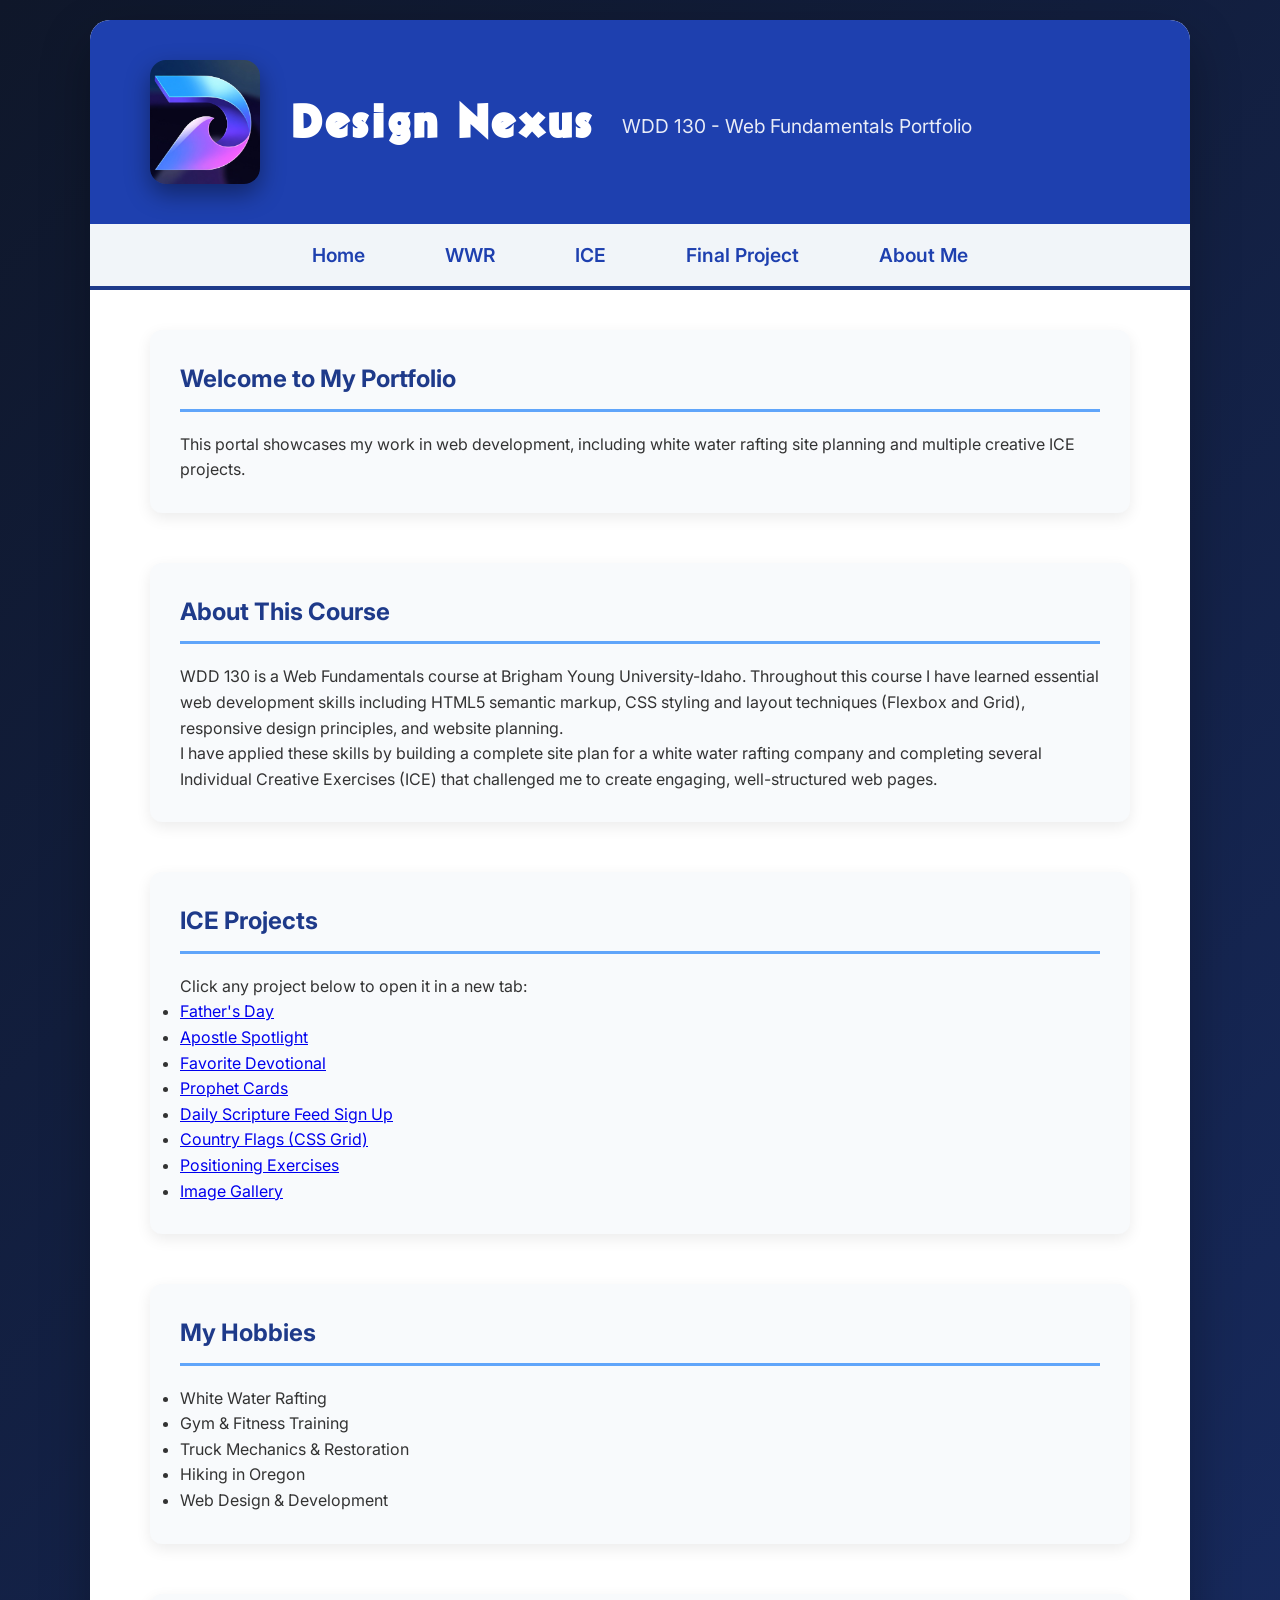
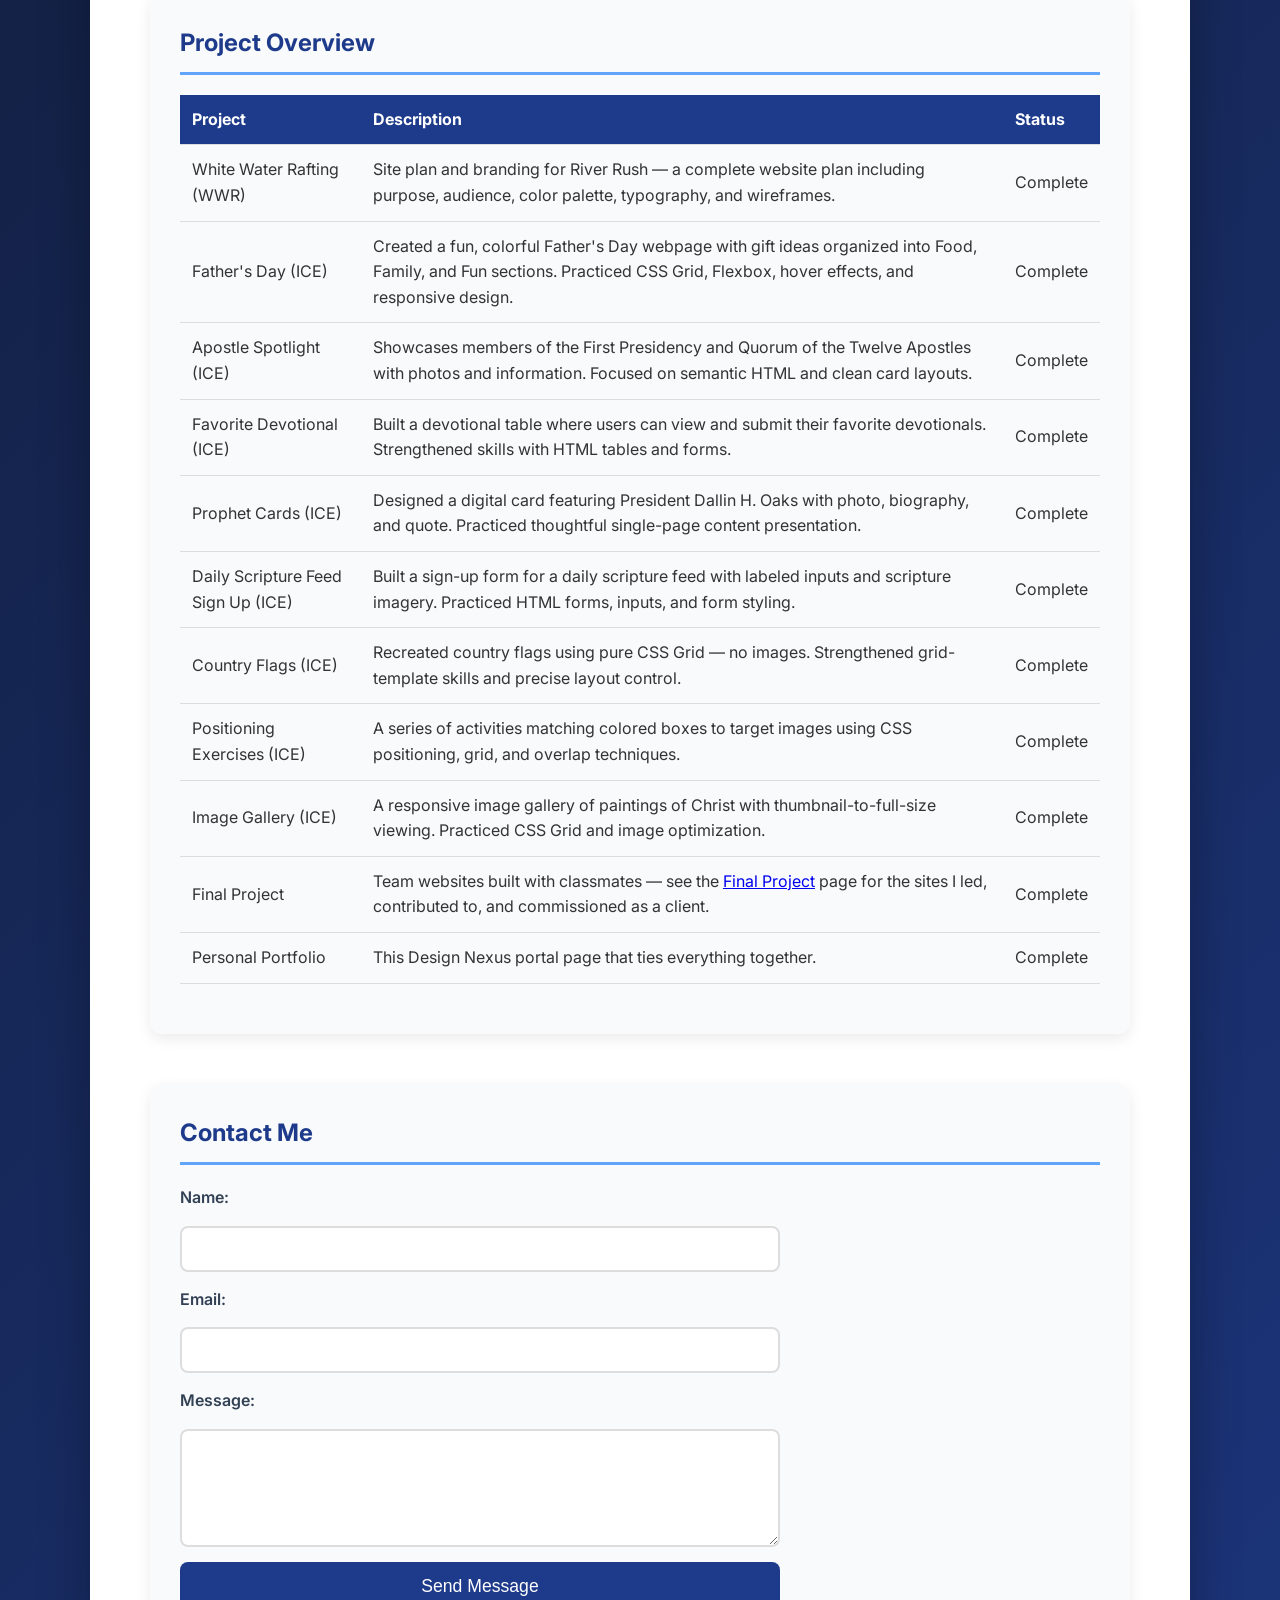
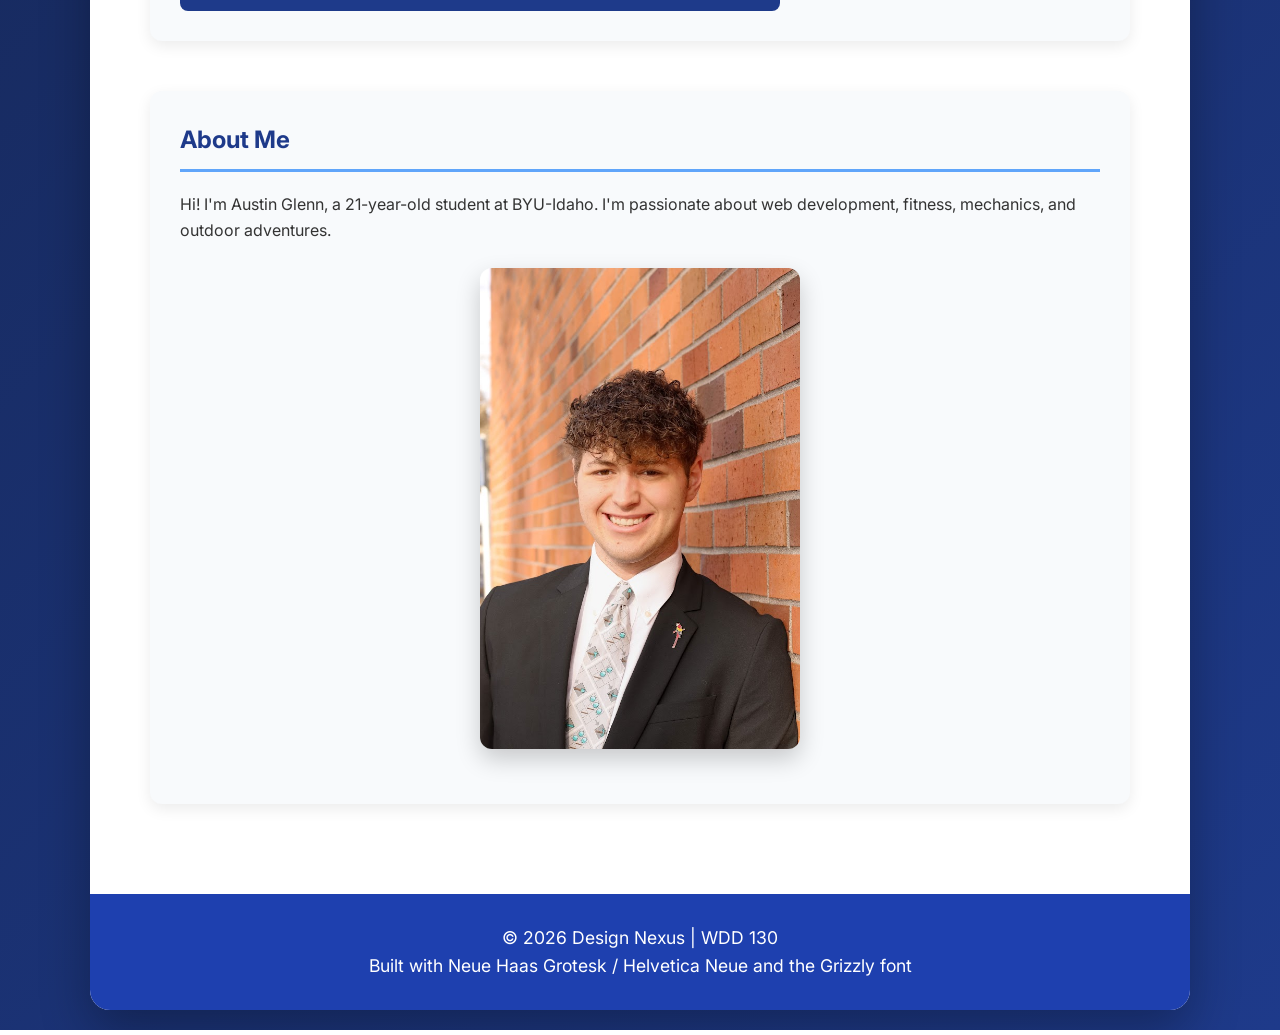
<file: index.html>
<!DOCTYPE html>
<html lang="en">
<head>
    <meta charset="UTF-8">
    <meta name="viewport" content="width=device-width, initial-scale=1.0">
    <title>Design Nexus | WDD 130 Portal</title>
    <link rel="stylesheet" href="styles.css">
    <link href="https://fonts.googleapis.com/css2?family=Inter:wght@400;500;600&display=swap" rel="stylesheet">
</head>
<body>
    <div class="container">
        <header>
            <div class="top-bar">
                <img src="images/logo.png" alt="Design Nexus Logo" class="logo">
                <h1>Design Nexus</h1>
                <p class="subtitle">WDD 130 - Web Fundamentals Portfolio</p>
            </div>
        </header>

        <nav>
            <ul>
                <li><a href="index.html">Home</a></li>
                <li><a href="wwr/site-plan-rafting.html">WWR</a></li>
                <li><a href="#ice">ICE</a></li>
                <li><a href="final-project.html">Final Project</a></li>
                <li><a href="#about">About Me</a></li>
            </ul>
        </nav>

        <main>
            <section id="welcome">
                <h2>Welcome to My Portfolio</h2>
                <p>This portal showcases my work in web development, including white water rafting site planning and multiple creative ICE projects.</p>
            </section>

            <section>
                <h2>About This Course</h2>
                <p>WDD 130 is a Web Fundamentals course at Brigham Young University-Idaho. Throughout this course I have learned essential web development skills including HTML5 semantic markup, CSS styling and layout techniques (Flexbox and Grid), responsive design principles, and website planning.</p>
                <p>I have applied these skills by building a complete site plan for a white water rafting company and completing several Individual Creative Exercises (ICE) that challenged me to create engaging, well-structured web pages.</p>
            </section>

            <section id="ice">
                <h2>ICE Projects</h2>
                <p>Click any project below to open it in a new tab:</p>
                <ul>
                    <li><a href="ice/fathersday/index.html" target="_blank">Father's Day</a></li>
                    <li><a href="ice/apostle_spotlight/apostles.html" target="_blank">Apostle Spotlight</a></li>
                    <li><a href="ice/favorite_devo/favdevo.html" target="_blank">Favorite Devotional</a></li>
                    <li><a href="ice/prophet_cards/oaks.html" target="_blank">Prophet Cards</a></li>
                    <li><a href="ice/signup/signup.html" target="_blank">Daily Scripture Feed Sign Up</a></li>
                    <li><a href="ice/grid_flags/flags.html" target="_blank">Country Flags (CSS Grid)</a></li>
                    <li><a href="ice/positioning/positioning.html" target="_blank">Positioning Exercises</a></li>
                    <li><a href="ice/gallery/gallery.html" target="_blank">Image Gallery</a></li>
                </ul>
            </section>

            <section>
                <h2>My Hobbies</h2>
                <ul>
                    <li>White Water Rafting</li>
                    <li>Gym & Fitness Training</li>
                    <li>Truck Mechanics & Restoration</li>
                    <li>Hiking in Oregon</li>
                    <li>Web Design & Development</li>
                </ul>
            </section>

            <section>
                <h2>Project Overview</h2>
                <table>
                    <thead>
                        <tr>
                            <th>Project</th>
                            <th>Description</th>
                            <th>Status</th>
                        </tr>
                    </thead>
                    <tbody>
                        <tr>
                            <td>White Water Rafting (WWR)</td>
                            <td>Site plan and branding for River Rush — a complete website plan including purpose, audience, color palette, typography, and wireframes.</td>
                            <td>Complete</td>
                        </tr>
                        <tr>
                            <td>Father's Day (ICE)</td>
                            <td>Created a fun, colorful Father's Day webpage with gift ideas organized into Food, Family, and Fun sections. Practiced CSS Grid, Flexbox, hover effects, and responsive design.</td>
                            <td>Complete</td>
                        </tr>
                        <tr>
                            <td>Apostle Spotlight (ICE)</td>
                            <td>Showcases members of the First Presidency and Quorum of the Twelve Apostles with photos and information. Focused on semantic HTML and clean card layouts.</td>
                            <td>Complete</td>
                        </tr>
                        <tr>
                            <td>Favorite Devotional (ICE)</td>
                            <td>Built a devotional table where users can view and submit their favorite devotionals. Strengthened skills with HTML tables and forms.</td>
                            <td>Complete</td>
                        </tr>
                        <tr>
                            <td>Prophet Cards (ICE)</td>
                            <td>Designed a digital card featuring President Dallin H. Oaks with photo, biography, and quote. Practiced thoughtful single-page content presentation.</td>
                            <td>Complete</td>
                        </tr>
                        <tr>
                            <td>Daily Scripture Feed Sign Up (ICE)</td>
                            <td>Built a sign-up form for a daily scripture feed with labeled inputs and scripture imagery. Practiced HTML forms, inputs, and form styling.</td>
                            <td>Complete</td>
                        </tr>
                        <tr>
                            <td>Country Flags (ICE)</td>
                            <td>Recreated country flags using pure CSS Grid — no images. Strengthened grid-template skills and precise layout control.</td>
                            <td>Complete</td>
                        </tr>
                        <tr>
                            <td>Positioning Exercises (ICE)</td>
                            <td>A series of activities matching colored boxes to target images using CSS positioning, grid, and overlap techniques.</td>
                            <td>Complete</td>
                        </tr>
                        <tr>
                            <td>Image Gallery (ICE)</td>
                            <td>A responsive image gallery of paintings of Christ with thumbnail-to-full-size viewing. Practiced CSS Grid and image optimization.</td>
                            <td>Complete</td>
                        </tr>
                        <tr>
                            <td>Final Project</td>
                            <td>Team websites built with classmates — see the <a href="final-project.html">Final Project</a> page for the sites I led, contributed to, and commissioned as a client.</td>
                            <td>Complete</td>
                        </tr>
                        <tr>
                            <td>Personal Portfolio</td>
                            <td>This Design Nexus portal page that ties everything together.</td>
                            <td>Complete</td>
                        </tr>
                    </tbody>
                </table>
            </section>

            <section>
                <h2>Contact Me</h2>
                <form>
                    <label for="name">Name:</label>
                    <input type="text" id="name" name="name" required>
                    
                    <label for="email">Email:</label>
                    <input type="email" id="email" name="email" required>
                    
                    <label for="message">Message:</label>
                    <textarea id="message" name="message" rows="5" required></textarea>
                    
                    <button type="submit">Send Message</button>
                </form>
            </section>

            <section id="about">
                <h2>About Me</h2>
                <p>Hi! I'm Austin Glenn, a 21-year-old student at BYU-Idaho. I'm passionate about web development, fitness, mechanics, and outdoor adventures.</p>
                <img src="images/me.jpg" alt="Austin Glenn" style="max-width: 320px; margin: 25px auto; display: block; border-radius: 12px; box-shadow: 0 10px 25px rgba(0,0,0,0.2);">
            </section>
        </main>

        <footer>
            <p>&copy; 2026 Design Nexus | WDD 130</p>
            <p>Built with Neue Haas Grotesk / Helvetica Neue and the Grizzly font</p>
        </footer>
    </div>
</body>
</html>
</file>
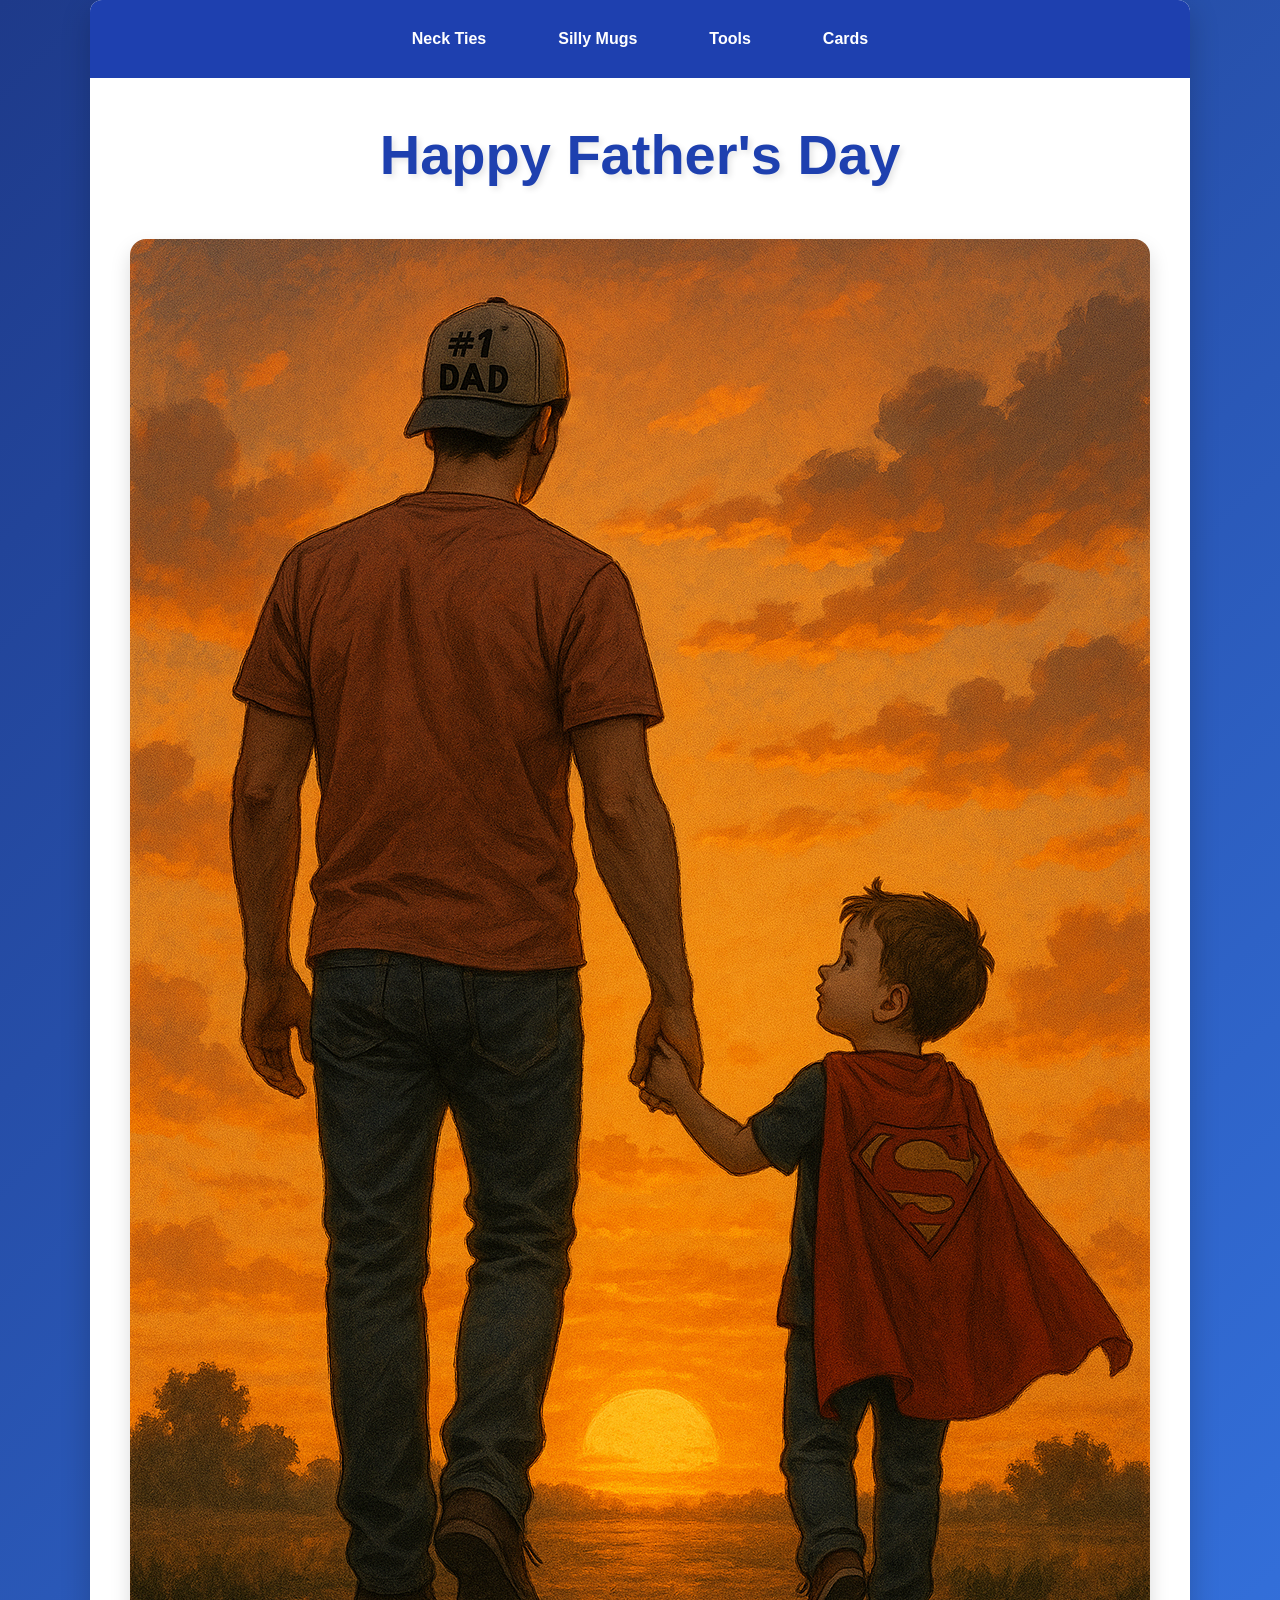
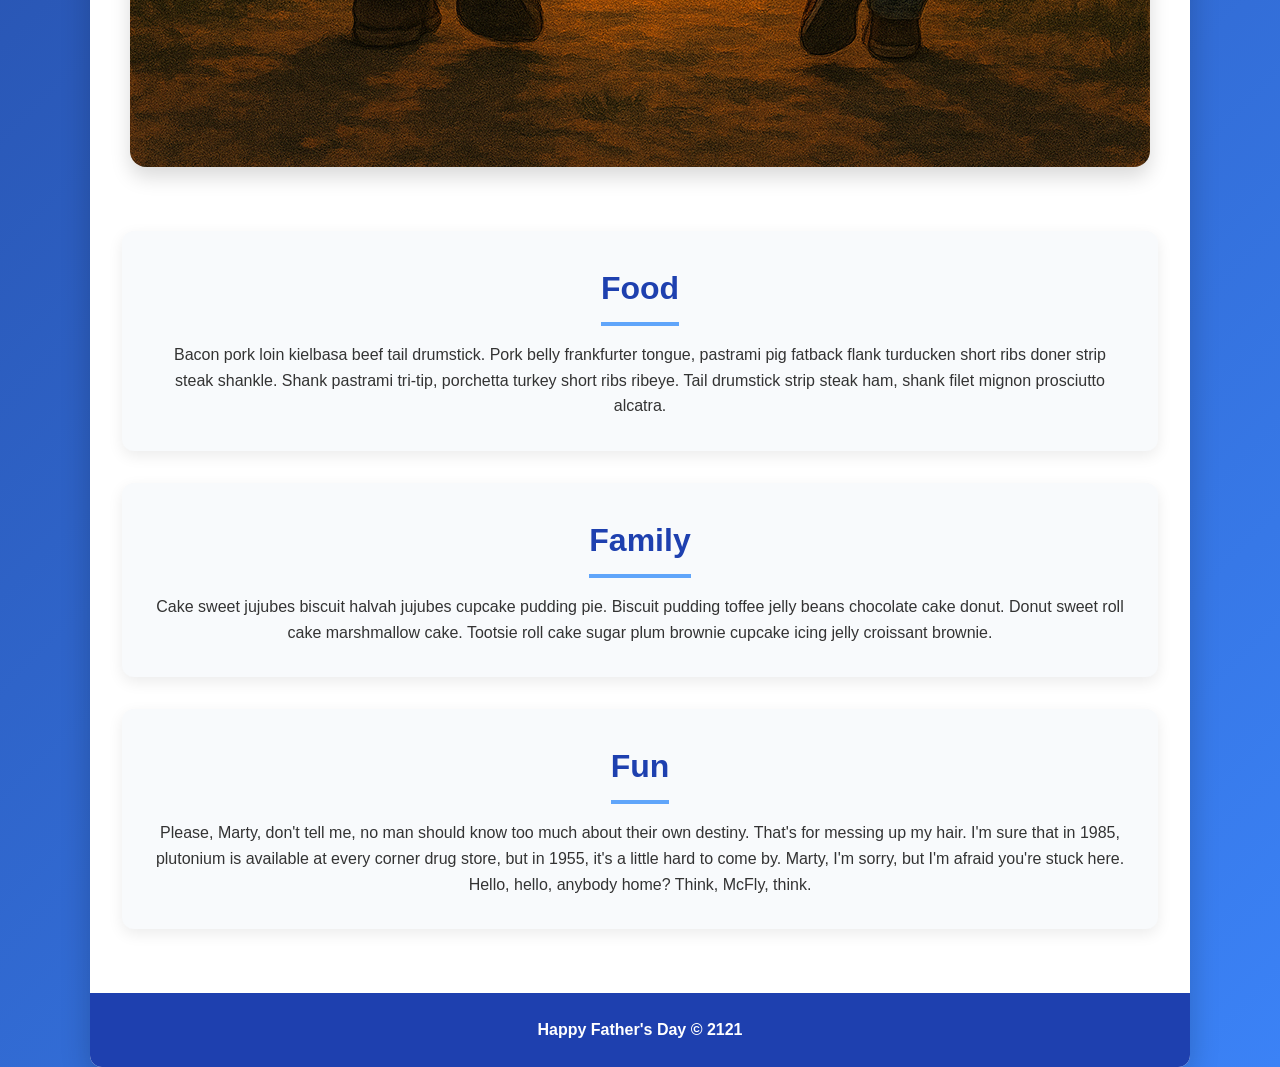
<file: ice/fathersday/index.html>
<!DOCTYPE html>
<html lang="en">

<head>
    <meta charset="UTF-8">
    <meta name="viewport" content="width=device-width, initial-scale=1.0">
    <title>Father's Day Page</title>
    <link rel="stylesheet" href="styles/styles.css">
</head>

<body>
    <div id="wrapper">
        <header>
            <nav>
                <ul>
                    <li>Neck Ties</li>
                    <li>Silly Mugs</li>
                    <li>Tools</li>
                    <li>Cards</li>
                </ul>
            </nav>
        </header>
        <main>
            <h1>Happy Father's Day</h1>
            <img src="images/fathersday.png">
            <section>
                <h2>Food</h2>
                <p>Bacon pork loin kielbasa beef tail drumstick. Pork belly frankfurter tongue,
                     pastrami pig fatback flank turducken short ribs doner strip steak shankle.
                      Shank pastrami tri-tip, porchetta turkey short ribs ribeye. 
                      Tail drumstick strip steak ham, shank filet mignon prosciutto alcatra. </p>
            </section>
            <section>
                <h2>Family</h2>
                <p>Cake sweet jujubes biscuit halvah jujubes cupcake pudding pie. Biscuit
                    pudding toffee jelly beans chocolate cake donut. Donut sweet roll cake
                    marshmallow cake. Tootsie roll cake sugar plum brownie cupcake icing
                    jelly croissant brownie.</p>
            </section>
            <section>
                <h2>Fun</h2>
                <p>Please, Marty, don't tell me, no man should know too much about their own
                     destiny. That's for messing up my hair. I'm sure that in 1985, 
                     plutonium is available at every corner drug store, but in 1955, 
                     it's a little hard to come by. Marty, I'm sorry, but I'm afraid 
                     you're stuck here. Hello, hello, anybody home? Think, McFly, think. 
                     </p>
            </section>
        </main>
        <footer>
            Happy Father's Day &copy; 2121
        </footer>
    </div>
</body>

</html>
</file>
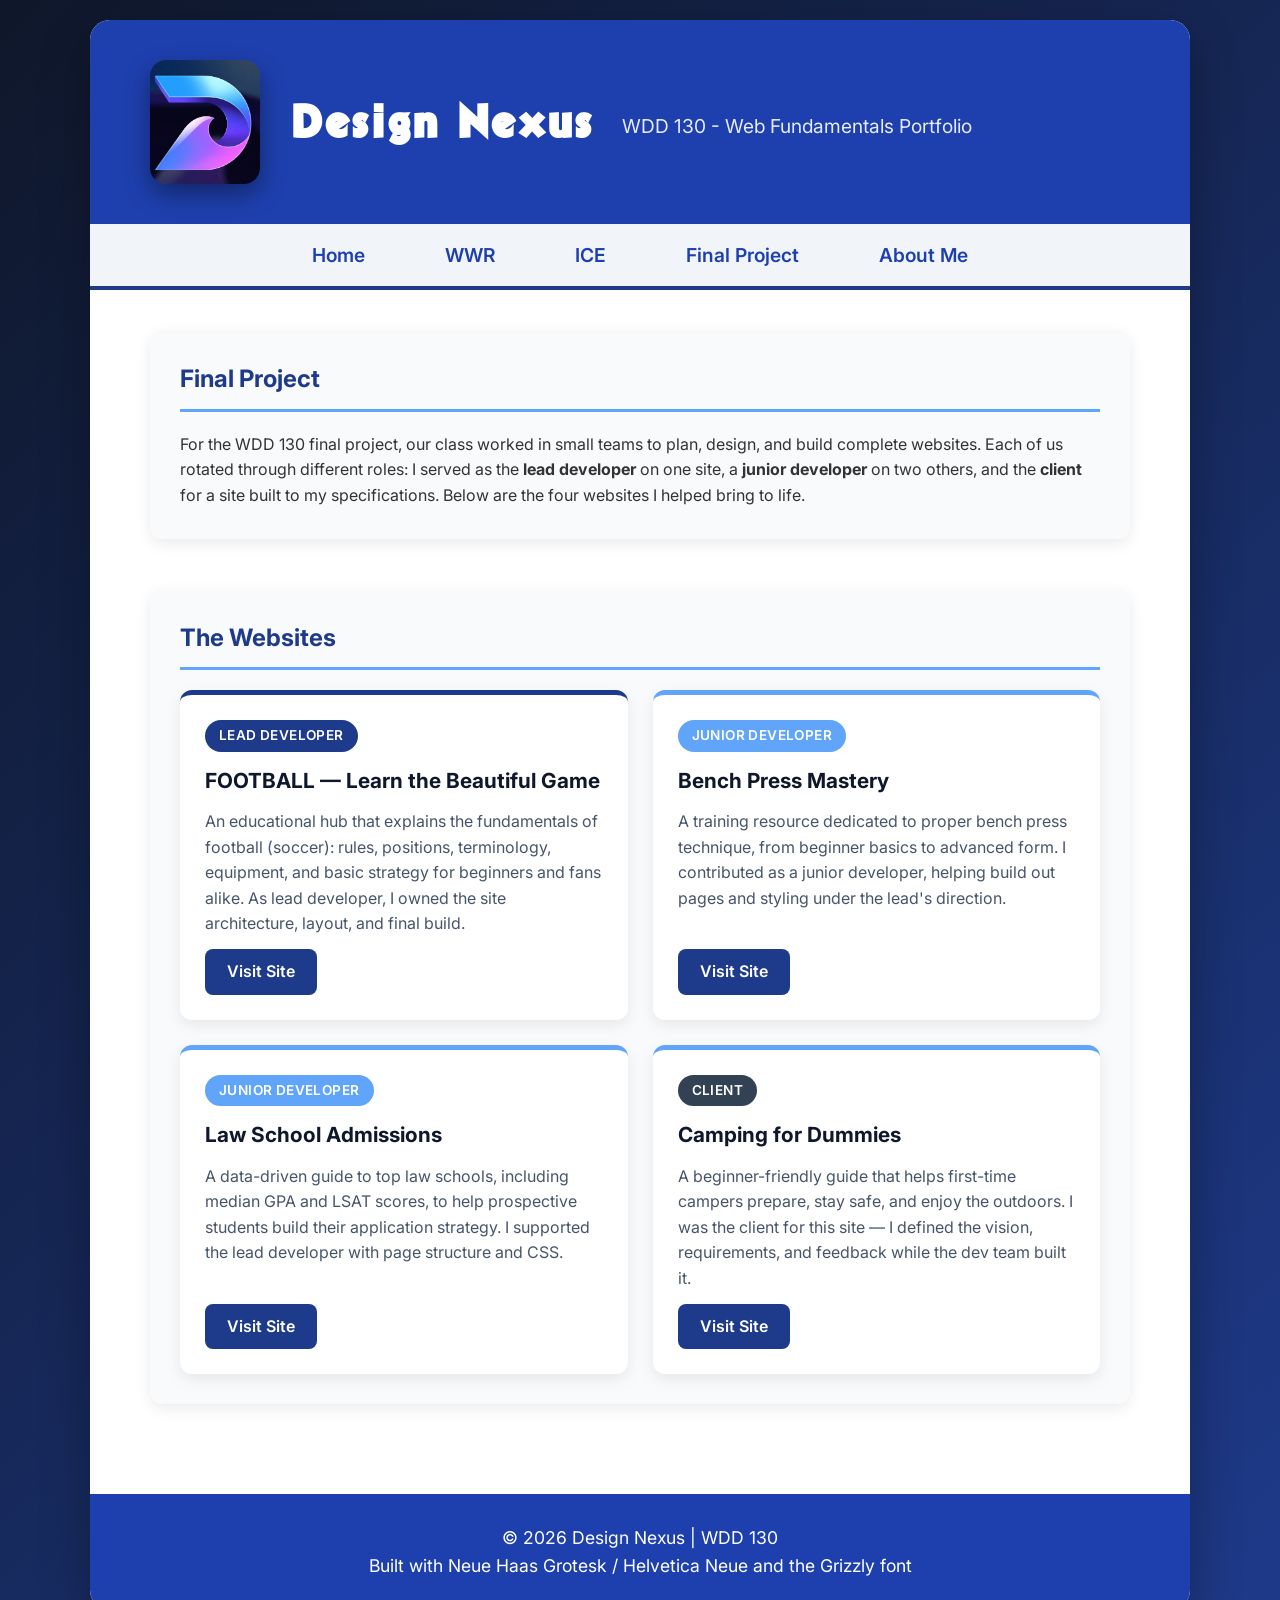
<file: final-project.html>
<!DOCTYPE html>
<html lang="en">
<head>
    <meta charset="UTF-8">
    <meta name="viewport" content="width=device-width, initial-scale=1.0">
    <title>Final Project | Design Nexus | WDD 130 Portal</title>
    <link rel="stylesheet" href="styles.css">
    <link href="https://fonts.googleapis.com/css2?family=Inter:wght@400;500;600&display=swap" rel="stylesheet">
    <style>
        .project-grid {
            display: grid;
            grid-template-columns: repeat(auto-fit, minmax(300px, 1fr));
            gap: 25px;
            margin-top: 10px;
        }

        .project-card {
            background: white;
            border-radius: 12px;
            padding: 25px;
            box-shadow: 0 5px 15px rgba(0, 0, 0, 0.08);
            border-top: 5px solid var(--accent);
            display: flex;
            flex-direction: column;
            gap: 12px;
            transition: transform 0.3s, box-shadow 0.3s;
        }

        .project-card:hover {
            transform: translateY(-5px);
            box-shadow: 0 12px 25px rgba(0, 0, 0, 0.15);
        }

        .project-card.lead {
            border-top-color: var(--primary);
        }

        .badge {
            align-self: flex-start;
            padding: 5px 14px;
            border-radius: 999px;
            font-size: 0.85rem;
            font-weight: 600;
            letter-spacing: 0.03em;
            text-transform: uppercase;
            color: white;
            background: var(--accent);
        }

        .badge.lead {
            background: var(--primary);
        }

        .badge.client {
            background: var(--medium-blue);
        }

        .project-card h3 {
            color: var(--dark-navy);
            font-size: 1.3rem;
            margin: 0;
        }

        .project-card p {
            flex-grow: 1;
            color: #475569;
        }

        .visit-btn {
            align-self: flex-start;
            background: var(--primary);
            color: white;
            text-decoration: none;
            padding: 10px 22px;
            border-radius: 8px;
            font-weight: 600;
            transition: background 0.3s;
        }

        .visit-btn:hover {
            background: var(--navy);
        }
    </style>
</head>
<body>
    <div class="container">
        <header>
            <div class="top-bar">
                <img src="images/logo.png" alt="Design Nexus Logo" class="logo">
                <h1>Design Nexus</h1>
                <p class="subtitle">WDD 130 - Web Fundamentals Portfolio</p>
            </div>
        </header>

        <nav>
            <ul>
                <li><a href="index.html">Home</a></li>
                <li><a href="wwr/site-plan-rafting.html">WWR</a></li>
                <li><a href="index.html#ice">ICE</a></li>
                <li><a href="final-project.html">Final Project</a></li>
                <li><a href="index.html#about">About Me</a></li>
            </ul>
        </nav>

        <main>
            <section>
                <h2>Final Project</h2>
                <p>For the WDD 130 final project, our class worked in small teams to plan, design, and build complete websites. Each of us rotated through different roles: I served as the <strong>lead developer</strong> on one site, a <strong>junior developer</strong> on two others, and the <strong>client</strong> for a site built to my specifications. Below are the four websites I helped bring to life.</p>
            </section>

            <section>
                <h2>The Websites</h2>
                <div class="project-grid">
                    <article class="project-card lead">
                        <span class="badge lead">Lead Developer</span>
                        <h3>FOOTBALL — Learn the Beautiful Game</h3>
                        <p>An educational hub that explains the fundamentals of football (soccer): rules, positions, terminology, equipment, and basic strategy for beginners and fans alike. As lead developer, I owned the site architecture, layout, and final build.</p>
                        <a class="visit-btn" href="https://melonking11.github.io/wdd130-mnyandu/" target="_blank">Visit Site</a>
                    </article>

                    <article class="project-card">
                        <span class="badge">Junior Developer</span>
                        <h3>Bench Press Mastery</h3>
                        <p>A training resource dedicated to proper bench press technique, from beginner basics to advanced form. I contributed as a junior developer, helping build out pages and styling under the lead's direction.</p>
                        <a class="visit-btn" href="https://yandu4l.github.io/wdd130-hoover/" target="_blank">Visit Site</a>
                    </article>

                    <article class="project-card">
                        <span class="badge">Junior Developer</span>
                        <h3>Law School Admissions</h3>
                        <p>A data-driven guide to top law schools, including median GPA and LSAT scores, to help prospective students build their application strategy. I supported the lead developer with page structure and CSS.</p>
                        <a class="visit-btn" href="https://hallway5.github.io/wdd130-velasquez/" target="_blank">Visit Site</a>
                    </article>

                    <article class="project-card">
                        <span class="badge client">Client</span>
                        <h3>Camping for Dummies</h3>
                        <p>A beginner-friendly guide that helps first-time campers prepare, stay safe, and enjoy the outdoors. I was the client for this site — I defined the vision, requirements, and feedback while the dev team built it.</p>
                        <a class="visit-btn" href="https://thoque579.github.io/wdd130-glenn/" target="_blank">Visit Site</a>
                    </article>
                </div>
            </section>
        </main>

        <footer>
            <p>&copy; 2026 Design Nexus | WDD 130</p>
            <p>Built with Neue Haas Grotesk / Helvetica Neue and the Grizzly font</p>
        </footer>
    </div>
</body>
</html>
</file>
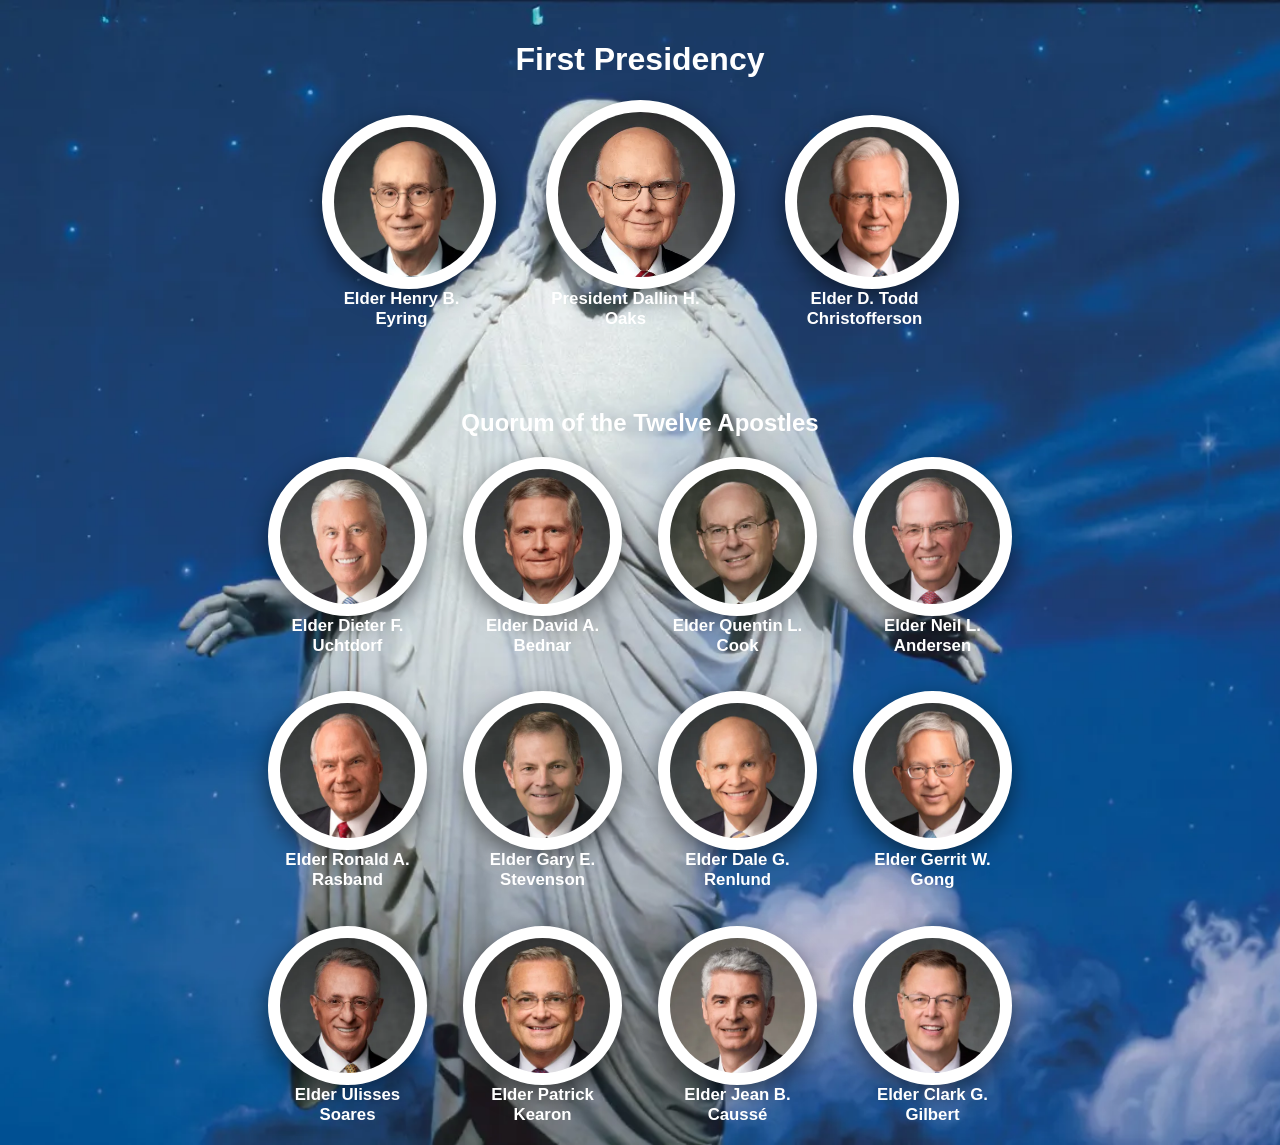
<file: ice/apostle_spotlight/apostles.html>
<!DOCTYPE html>
<html lang="en">
<head>
    <meta charset="UTF-8">
    <meta name="viewport" content="width=device-width, initial-scale=1.0">
    <title>Apostles Spotlights</title>
    <style>
        /* Insert styles here */
       body {
            margin: 0;
            padding: 20px;
            background: url('images/christus.webp') left bottom no-repeat;
            background-size: cover, 38% auto;
            font-family: Arial, sans-serif;
            color: white;
            text-align: center;
            min-height: 100vh;
        }

        .grid-container{
            display: grid;
            grid-template-columns: repeat(4, 1fr);
            gap: 35px;
            max-width: 1000px;
            margin: 0 auto;
        }
        .portrait {
            border: 12px solid white;       
            border-radius: 50%;
            overflow: hidden;
            box-shadow: 0 8px 25px rgba(0,0,0,0.5);
            transition: transform 0.3s;
            background: white;                  
        }
        .name {
            color: white;
            font-size: 1.05rem;
            font-weight: 700;
            max-width: 160px;
            line-height: 1.2;
            text-align: center;      
        }

        .first_pres{
            width:100px;
            height: 100px;
        }
        .first_pres img{
            width: 100px;
        }
        .container {
            position: relative;
            z-index: 2;
            max-width: 1200px;
            margin: 0 auto;
        
        }
        div{
            display: grid;
        }
        .portrait img {
            width: 100%;
            height: 100%;
            object-fit: cover;
            display: block;
        }
        .first-presidency {
            display: flex;
            justify-content: center;
            gap: 50px;
            margin-bottom: 60px;
            align-items: flex-end;
        }
        .fp-large {
            width: 165px;
            height: 165px;
        }

        .fp-medium {
            width: 150px;
            height: 150px;
        }

        .apostle {
            width: 135px;
            height: 135px
        }


    </style>
</head>
<body>
    <!-- Insert HTML elements here -->
    <div class="container">
        <h1>First Presidency</h1>

        <div class="first-presidency">
            <div class="portrait-container">
                <div class="portrait fp-medium">
                    <img src="images/eyring.webp" alt="President Henry B. Eyring">
                </div>
                <div class="name">Elder Henry B. Eyring</div>
            </div>

            <div class="portrait-container">
                <div class="portrait fp-large">
                    <img src="images/oaks.webp" alt="President Dallin H. Oaks">
                </div>
                <div class="name">President Dallin H. Oaks</div>
            </div>

            <div class="portrait-container">
                <div class="portrait fp-medium">
                    <img src="images/christofferson.webp" alt="Elder D. Todd Christofferson">
                </div>
                <div class="name">Elder D. Todd Christofferson</div>
            </div>
        </div>

        <h2 class="quorum-title">Quorum of the Twelve Apostles</h2>

        <div class="grid-container">
            <div class="portrait-container">
                <div class="portrait apostle"><img src="images/uchtdorf.webp" alt=""></div>
                <div class="name">Elder Dieter F. Uchtdorf</div>
            </div>
            <div class="portrait-container">
                <div class="portrait apostle"><img src="images/bednar.webp" alt=""></div>
                <div class="name">Elder David A. Bednar</div>
            </div>
            <div class="portrait-container">
                <div class="portrait apostle"><img src="images/cook.webp" alt=""></div>
                <div class="name">Elder Quentin L. Cook</div>
            </div>
            <div class="portrait-container">
                <div class="portrait apostle"><img src="images/anderson.webp" alt=""></div>
                <div class="name">Elder Neil L. Andersen</div>
            </div>

            <div class="portrait-container">
                <div class="portrait apostle"><img src="images/rasband.webp" alt=""></div>
                <div class="name">Elder Ronald A. Rasband</div>
            </div>
            <div class="portrait-container">
                <div class="portrait apostle"><img src="images/stevenson.webp" alt=""></div>
                <div class="name">Elder Gary E. Stevenson</div>
            </div>
            <div class="portrait-container">
                <div class="portrait apostle"><img src="images/renlund.webp" alt=""></div>
                <div class="name">Elder Dale G. Renlund</div>
            </div>
            <div class="portrait-container">
                <div class="portrait apostle"><img src="images/gong.webp" alt=""></div>
                <div class="name">Elder Gerrit W. Gong</div>
            </div>

            <div class="portrait-container">
                <div class="portrait apostle"><img src="images/soares.webp" alt=""></div>
                <div class="name">Elder Ulisses Soares</div>
            </div>
            <div class="portrait-container">
                <div class="portrait apostle"><img src="images/kearon.webp" alt=""></div>
                <div class="name">Elder Patrick Kearon</div>
            </div>
            <div class="portrait-container">
                <div class="portrait apostle"><img src="images/causse.webp" alt=""></div>
                <div class="name">Elder Jean B. Caussé</div>
            </div>
            <div class="portrait-container">
                <div class="portrait apostle"><img src="images/gilbert.webp" alt=""></div>
                <div class="name">Elder Clark G. Gilbert</div>
            </div>
        </div>
    </div>




</body>
</html>
</file>
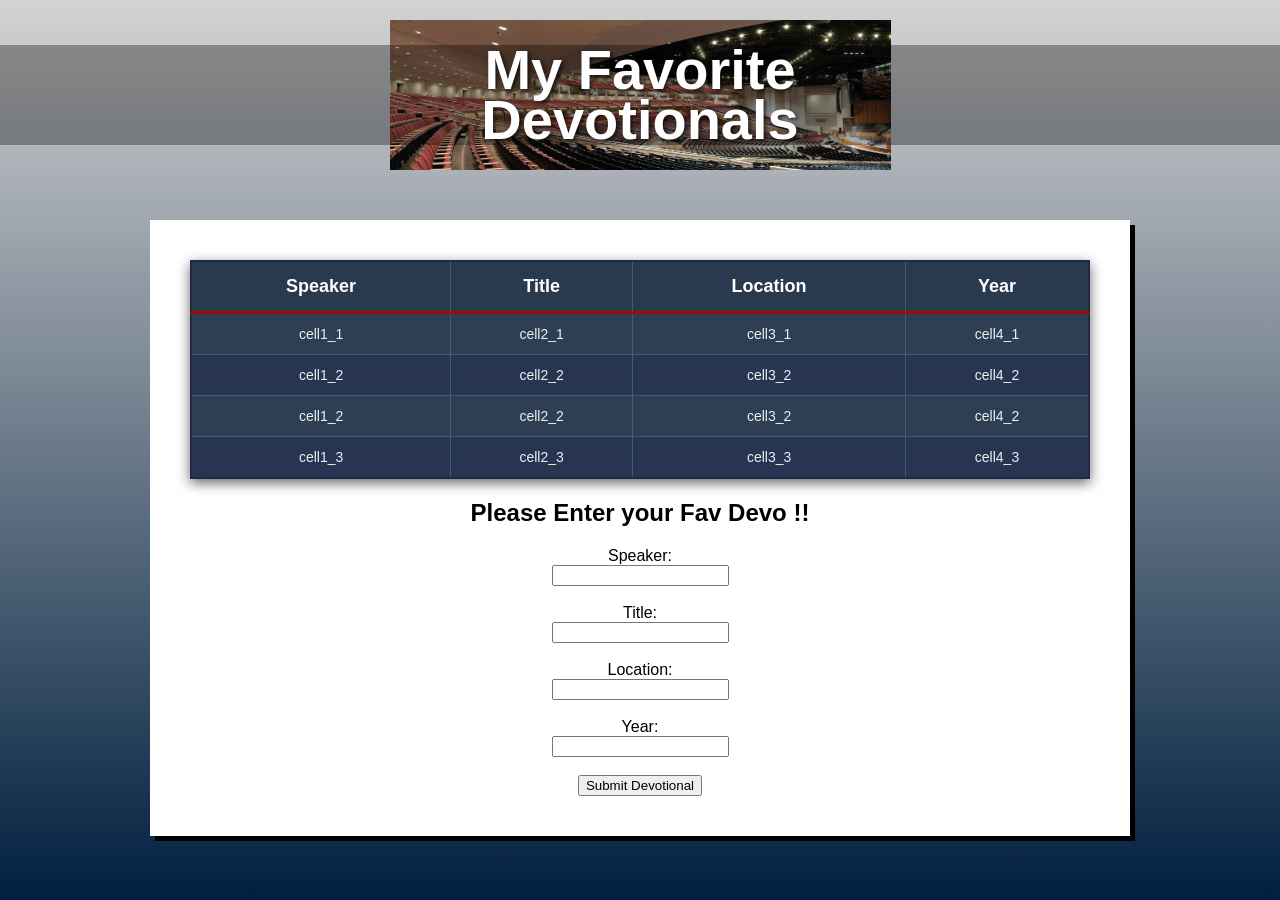
<file: ice/favorite_devo/favdevo.html>
<!DOCTYPE html>
<html lang="en">
<head>
  <meta charset="UTF-8" />
  <meta name="viewport" content="width=device-width, initial-scale=1.0"/>
  <title>My Favorite Devotionals</title>
  <link rel="stylesheet" href="styles/styles.css" />
</head>
<body>
  <div class="container">
    <header class="header">
      <div class="header-image">
        <h1>My Favorite<br>Devotionals</h1>
      </div>
    </header>
    
    <main>
      <div class="content-box">

        <table class="redTable">
          <thead>
            <tr>
              <th>Speaker</th>
              <th>Title</th>
              <th>Location</th>
              <th>Year</th>
            </tr>
          </thead>
          <tbody>
            <tr>
              <td>cell1_1</td>
              <td>cell2_1</td>
              <td>cell3_1</td>
              <td>cell4_1</td>
            </tr>
            <tr>
              <td>cell1_2</td>
              <td>cell2_2</td>
              <td>cell3_2</td>
              <td>cell4_2</td>
            </tr>
            <tr>
              <td>cell1_2</td>
              <td>cell2_2</td>
              <td>cell3_2</td>
              <td>cell4_2</td>
            </tr>
            <tr>
              <td>cell1_3</td>
              <td>cell2_3</td>
              <td>cell3_3</td>
              <td>cell4_3</td>
            </tr>
          </tbody>
        </table>

        <h2>Please Enter your Fav Devo !!</h2>

        <form>
          <label for="speaker">Speaker:</label><br>
          <input type="text" id="speaker" name="speaker"><br><br>

          <label for="title">Title:</label><br>
          <input type="text" id="title" name="title"><br><br>

          <label for="location">Location:</label><br>
          <input type="text" id="location" name="location"><br><br>

          <label for="year">Year:</label><br>
          <input type="text" id="year" name="year"><br><br>

          <input type="submit" value="Submit Devotional">
        </form>

      </div>
    </main>
  </div>
</body>
</html>
</file>
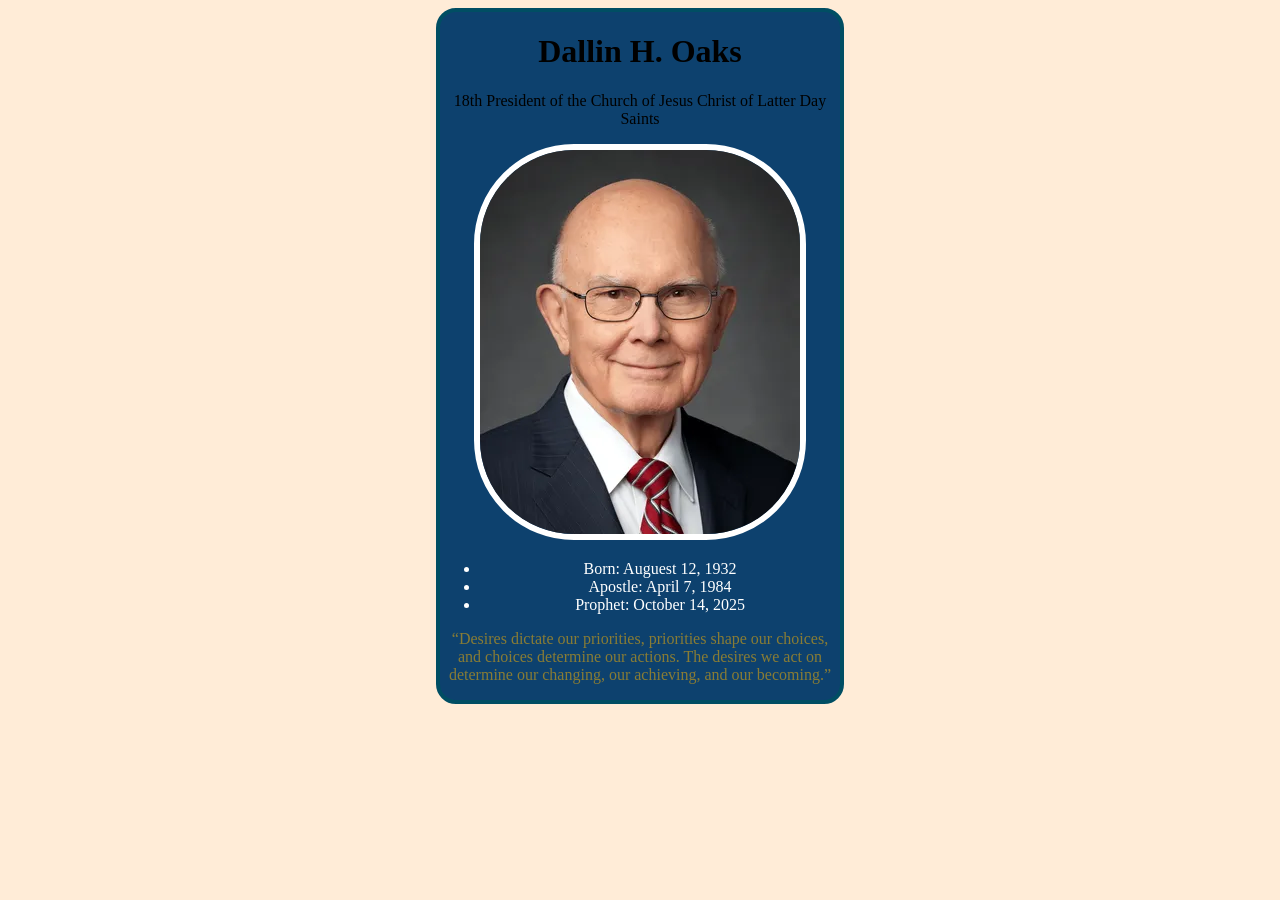
<file: ice/prophet_cards/oaks.html>
<!DOCTYPE html>
<html lang="en">
<head>
    <meta charset="UTF-8">
    <meta name="viewport" content="width=device-width, initial-scale=1.0">
    <title>Dallin H. Oaks</title>
    <style>
        /* Insert styles here, this is called an internal stylesheet  */
        body {
            background: #FFECD7;
        }
        
        #box{
            border: solid #004e63 4px;
            width: 400px;
            border-radius: 20px;
            margin: 0 auto;
            text-align: center;
            background-color: rgb(13, 65, 110);
              
        }

        #Quote{
            color:#b18f22c0 ;
        }

        #list{
            color: white;
        }

        img{
            border-radius: 100px;
            border:solid white 6px;
        }
    </style>
</head>
<body>
    <!-- Insert HTML elements here -->
     <div id="box">
        <h1>Dallin H. Oaks</h1>
        <p>18th President of the Church of Jesus Christ of Latter Day Saints</p>
        <img id="oak" src="images/oaks.webp" alt="President Oaks">
        <ul id="list">
            <li>Born: Auguest 12, 1932</li>
            <li>Apostle: April 7, 1984</li>
            <li>Prophet: October 14, 2025</li>
        </ul>
        <p  id="Quote">“Desires dictate our priorities, priorities shape our choices, and choices determine our actions. The desires we act on determine our changing, our achieving, and our becoming.”</p>
     </div>
</body>
</html>
</file>
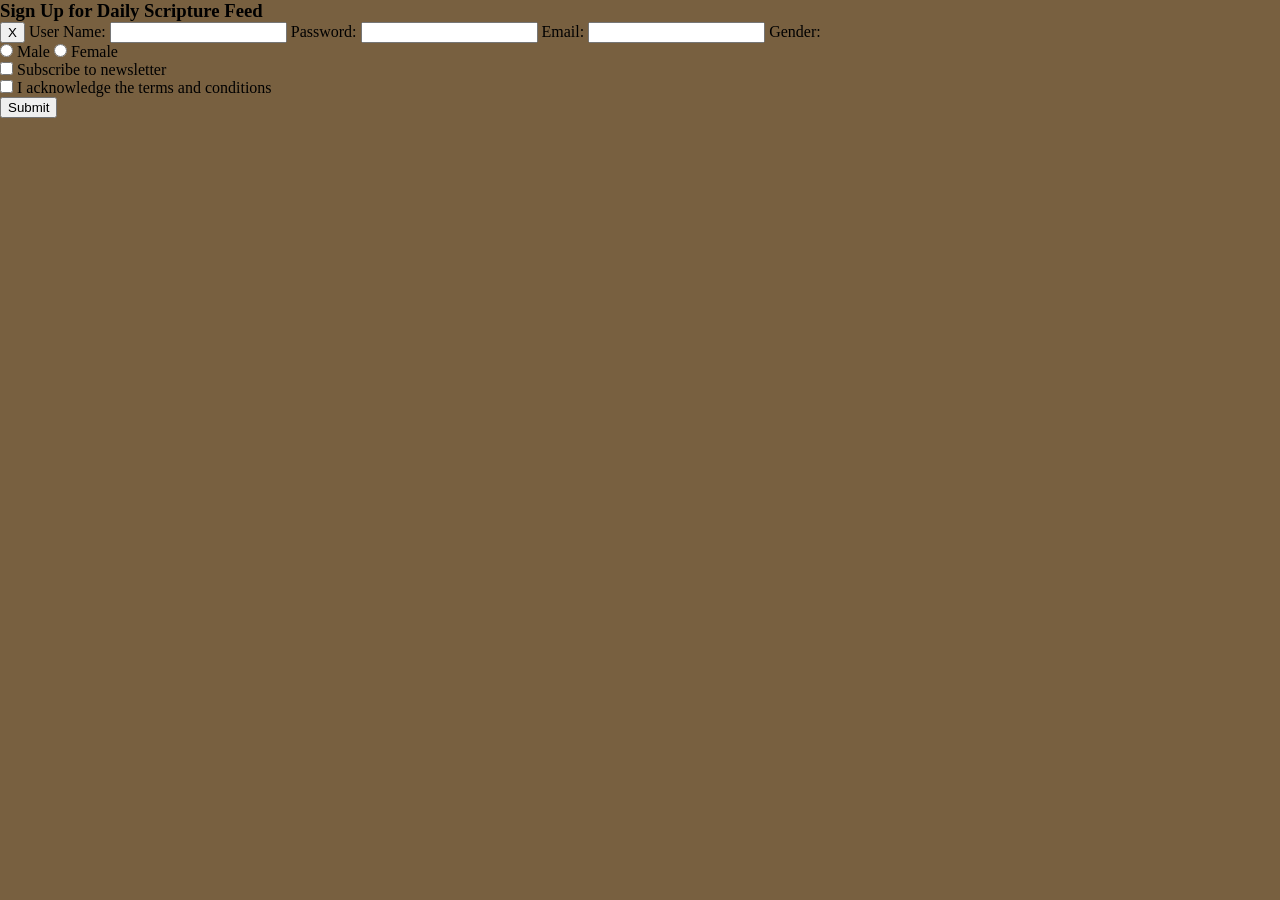
<file: ice/signup/signup.html>
<!DOCTYPE html>
<html lang="en">

<head>
    <meta charset="UTF-8">
    <meta name="viewport" content="width=device-width, initial-scale=1.0">
    <title>Daily Feed Sign Up</title>

    <style>
        * {
            margin: 0;
        }

        body {
            background: rgb(120, 96, 64);
        }
    </style>




</head>

<body>
    <div id="formContainer">
        <h3>Sign Up for Daily Scripture Feed</h3>
        <form id="myForm">
            <button type="button" id="closeBtn">X</button>
            <label for="username">User Name:</label>
            <input type="text" id="username" name="username" required>

            <label for="password">Password:</label>
            <input type="password" id="password" name="password" required>

            <label for="email">Email:</label>
            <input type="email" id="email" name="email" required>

            <label>Gender:</label>
            <div>
                <input type="radio" id="male" name="gender" value="male" required>
                <label for="male">Male</label>
                <input type="radio" id="female" name="gender" value="female" required>
                <label for="female">Female</label>
            </div>

            <section>
                <input type="checkbox" id="newsletter" name="newsletter">
                <label for="newsletter">Subscribe to newsletter</label>
            </section>

            <section>
                <input type="checkbox" id="conditions" name="conditions" required>
                <label for="conditions">I acknowledge the terms and conditions</label>
            </section>

            <section>
                <button type="submit">Submit</button>
            </section>
        </form>
    </div>

    <div id="output"></div>

    <script>
        // Here is some Javascript to start looking forward to wdd131
        document.getElementById("closeBtn").addEventListener("click", function () {
            document.getElementById("formContainer").style.display = "none";
         });
        const form = document.getElementById('myForm');
        const output = document.getElementById('output');

        form.addEventListener('submit', function (event) {
            event.preventDefault(); // Stop form from actually submitting

            const formData = new FormData(form);
            const entries = [];

            for (const [key, value] of formData.entries()) {
                if (key == "password") {
                    entries.push(`<strong>${key}</strong>: ${value} (you should probably encrypt the password)`);
                } else {
                    entries.push(`<strong>${key}</strong>: ${value}`);
                }
            }

            output.innerHTML = `
            <br>  
            <h3>Here is the data that would be sent to the server:</h3>
            <ul>
                ${entries.map(item => `<li>${item}</li>`).join('')}
            </ul>
            `;
                });
    </script>

</body>

</html>
</file>
<file: styles.css>
@import url('https://fonts.googleapis.com/css2?family=Inter:wght@400;500;600&display=swap');

@font-face {
    font-family: 'Grizzly';
    src: url('fonts/grizzly.ttf') format('truetype');
}

:root {
    --primary: #1E3A8A;
    --dark-navy: #0F172A;
    --navy: #1E40AF;
    --medium-blue: #334155;
    --accent: #60A5FA;
}

* {
    margin: 0;
    padding: 0;
    box-sizing: border-box;
}

body {
    font-family: 'Helvetica Neue', 'Neue Haas Grotesk', 'Inter', system-ui, sans-serif;
    background: linear-gradient(135deg, var(--dark-navy), var(--primary));
    color: #333;
    line-height: 1.6;
}

.container {
    max-width: 1100px;
    margin: 20px auto;
    background: white;
    border-radius: 20px;
    box-shadow: 0 20px 50px rgba(0, 0, 0, 0.3);
    overflow: hidden;
}

.top-bar {
    padding: 40px 60px;
    background: var(--navy);
    color: white;
    display: flex;
    align-items: center;
    gap: 30px;
}

.logo {
    width: 110px;
    height: auto;
    border-radius: 16px;
    box-shadow: 0 10px 25px rgba(0, 0, 0, 0.4);
}

h1 {
    font-family: 'Grizzly', sans-serif;
    font-size: 2.8rem;
}

.subtitle {
    font-size: 1.2rem;
    opacity: 0.9;
    margin-top: 8px;
}

nav {
    background: #f1f5f9;
    padding: 1rem 0;
    border-bottom: 4px solid var(--primary);
}

nav ul {
    display: flex;
    justify-content: center;
    list-style: none;
    gap: 2.5rem;
    flex-wrap: wrap;
}

nav a {
    color: var(--navy);
    text-decoration: none;
    font-weight: 600;
    font-size: 1.2rem;
    padding: 10px 20px;
    border-radius: 8px;
    transition: all 0.3s;
}

nav a:hover {
    background: var(--primary);
    color: white;
}

main {
    padding: 40px 60px;
}

section {
    margin-bottom: 50px;
    padding: 30px;
    background: #f8fafc;
    border-radius: 12px;
    box-shadow: 0 5px 15px rgba(0, 0, 0, 0.08);
}

h2 {
    color: var(--primary);
    margin-bottom: 20px;
    border-bottom: 3px solid var(--accent);
    padding-bottom: 10px;
}

table {
    width: 100%;
    border-collapse: collapse;
    margin: 20px 0;
}

th, td {
    padding: 12px;
    text-align: left;
    border-bottom: 1px solid #ddd;
}

th {
    background: var(--primary);
    color: white;
}

form {
    display: flex;
    flex-direction: column;
    gap: 15px;
    max-width: 600px;
}

label {
    font-weight: 600;
    color: var(--medium-blue);
}

input, textarea {
    padding: 12px;
    border: 2px solid #ddd;
    border-radius: 8px;
    font-size: 1rem;
}

button {
    background: var(--primary);
    color: white;
    padding: 14px 30px;
    border: none;
    border-radius: 8px;
    font-size: 1.1rem;
    cursor: pointer;
}

button:hover {
    background: var(--navy);
}

footer {
    background: var(--navy);
    color: white;
    text-align: center;
    padding: 30px;
    font-size: 1.1rem;
}
</file>
<file: ice/fathersday/styles/styles.css>
* {
    margin: 0;
    padding: 0;
    box-sizing: border-box;
}

body {
    font-family: 'Arial', sans-serif;
    line-height: 1.6;
    background: linear-gradient(135deg, #1e3a8a, #3b82f6);
    color: #333;
    min-height: 100vh;
}

#wrapper {
    max-width: 1100px;
    margin: 0 auto;
    background: white;
    box-shadow: 0 10px 30px rgba(0, 0, 0, 0.2);
    overflow: hidden;
    border-radius: 12px;
}

header {
    background: #1e40af;
    color: white;
    padding: 1rem 0;
}

nav ul {
    display: flex;
    justify-content: center;
    list-style: none;
    gap: 2rem;
    flex-wrap: wrap;
}

nav li {
    font-weight: bold;
    padding: 10px 20px;
    border-radius: 8px;
    transition: all 0.3s ease;
}

nav li:hover {
    background: #60a5fa;
    transform: translateY(-3px);
    cursor: pointer;
}

main {
    padding: 2rem;
    text-align: center;
}

h1 {
    font-size: 3.5rem;
    color: #1e40af;
    margin-bottom: 1rem;
    text-shadow: 3px 3px 6px rgba(0, 0, 0, 0.1);
}

img {
    max-width: 100%;
    height: auto;
    border-radius: 16px;
    margin: 1.5rem 0;
    box-shadow: 0 10px 20px rgba(0, 0, 0, 0.15);
    transition: transform 0.4s ease;
}



section {
    background: #f8fafc;
    margin: 2rem 0;
    padding: 2rem;
    border-radius: 12px;
    box-shadow: 0 5px 15px rgba(0, 0, 0, 0.08);
    transition: transform 0.3s ease;
}

section:hover {
    transform: translateY(-8px);
}

h2 {
    color: #1e40af;
    font-size: 2rem;
    margin-bottom: 1rem;
    border-bottom: 4px solid #60a5fa;
    display: inline-block;
    padding-bottom: 8px;
}

footer {
    background: #1e40af;
    color: white;
    text-align: center;
    padding: 1.5rem;
    font-weight: bold;
}

@media (max-width: 768px) {
    h1 { font-size: 2.8rem; }
    nav ul { gap: 1rem; }
    main { padding: 1.5rem; }
}
</file>
<file: ice/favorite_devo/styles/styles.css>
body {
  margin: 0;
  height: 100%;
  font-family: Arial, sans-serif;
  background: linear-gradient(to bottom, #d3d3d3, #001f3f);
  background-repeat: no-repeat; /* Just in case */
  background-attachment: fixed;
}

.container {
  text-align: center;
}

.header {
  padding: 20px 0;
}

.header-image {
  background-image: url('../images/icenter.png'); /* Replace with your image */
  background-repeat: no-repeat;
  background-position: center;
  height: 150px;
  display: flex;
  flex-direction: column;
  justify-content: center;
  color: white;

}

.header-image h1 {
  margin: 0;
  line-height: 0.9;
    font-size: 3.5em;
  font-weight: bold;
  text-shadow: 2px 2px 4px rgba(0, 0, 0, 0.7);
  background: #00000055;
}

.content-box {
  background-color: white;
  margin: 30px auto;
  width: 90%;
  max-width: 900px;
  padding: 40px;
  box-shadow: 5px 5px 0px black;
  min-height: 400px;
}

body {
  margin: 0;
  height: 100%;
  font-family: Arial, sans-serif;
  background: linear-gradient(to bottom, #d3d3d3, #001f3f);
  background-repeat: no-repeat;
  background-attachment: fixed;
}


table.redTable {
  border: 2px solid #1F2A44;
  background-color: rgba(30, 42, 74, 0.85);  
  width: 100%;
  text-align: center;
  border-collapse: collapse;
  box-shadow: 0 4px 12px rgba(0, 0, 0, 0.6);
}

table.redTable td, 
table.redTable th {
  border: 1px solid #455A78;
  padding: 12px 8px;
  color: #ECF0F1;
}

table.redTable tbody td {
  font-size: 14px;
}

table.redTable tr:nth-child(even) {
  background: rgba(38, 51, 79, 0.9);
}

table.redTable tr:nth-child(odd) {
  background: rgba(44, 62, 80, 0.85);
}

/* Header */
table.redTable thead {
  background: #1F2A44;
}

table.redTable thead th {
  font-size: 18px;
  font-weight: bold;
  color: #FFFFFF;
  padding: 14px 8px;
  border-bottom: 3px solid #A40808;  
  text-align: center;
}

table.redTable thead th:first-child {
  border-left: none;
}
</file>
